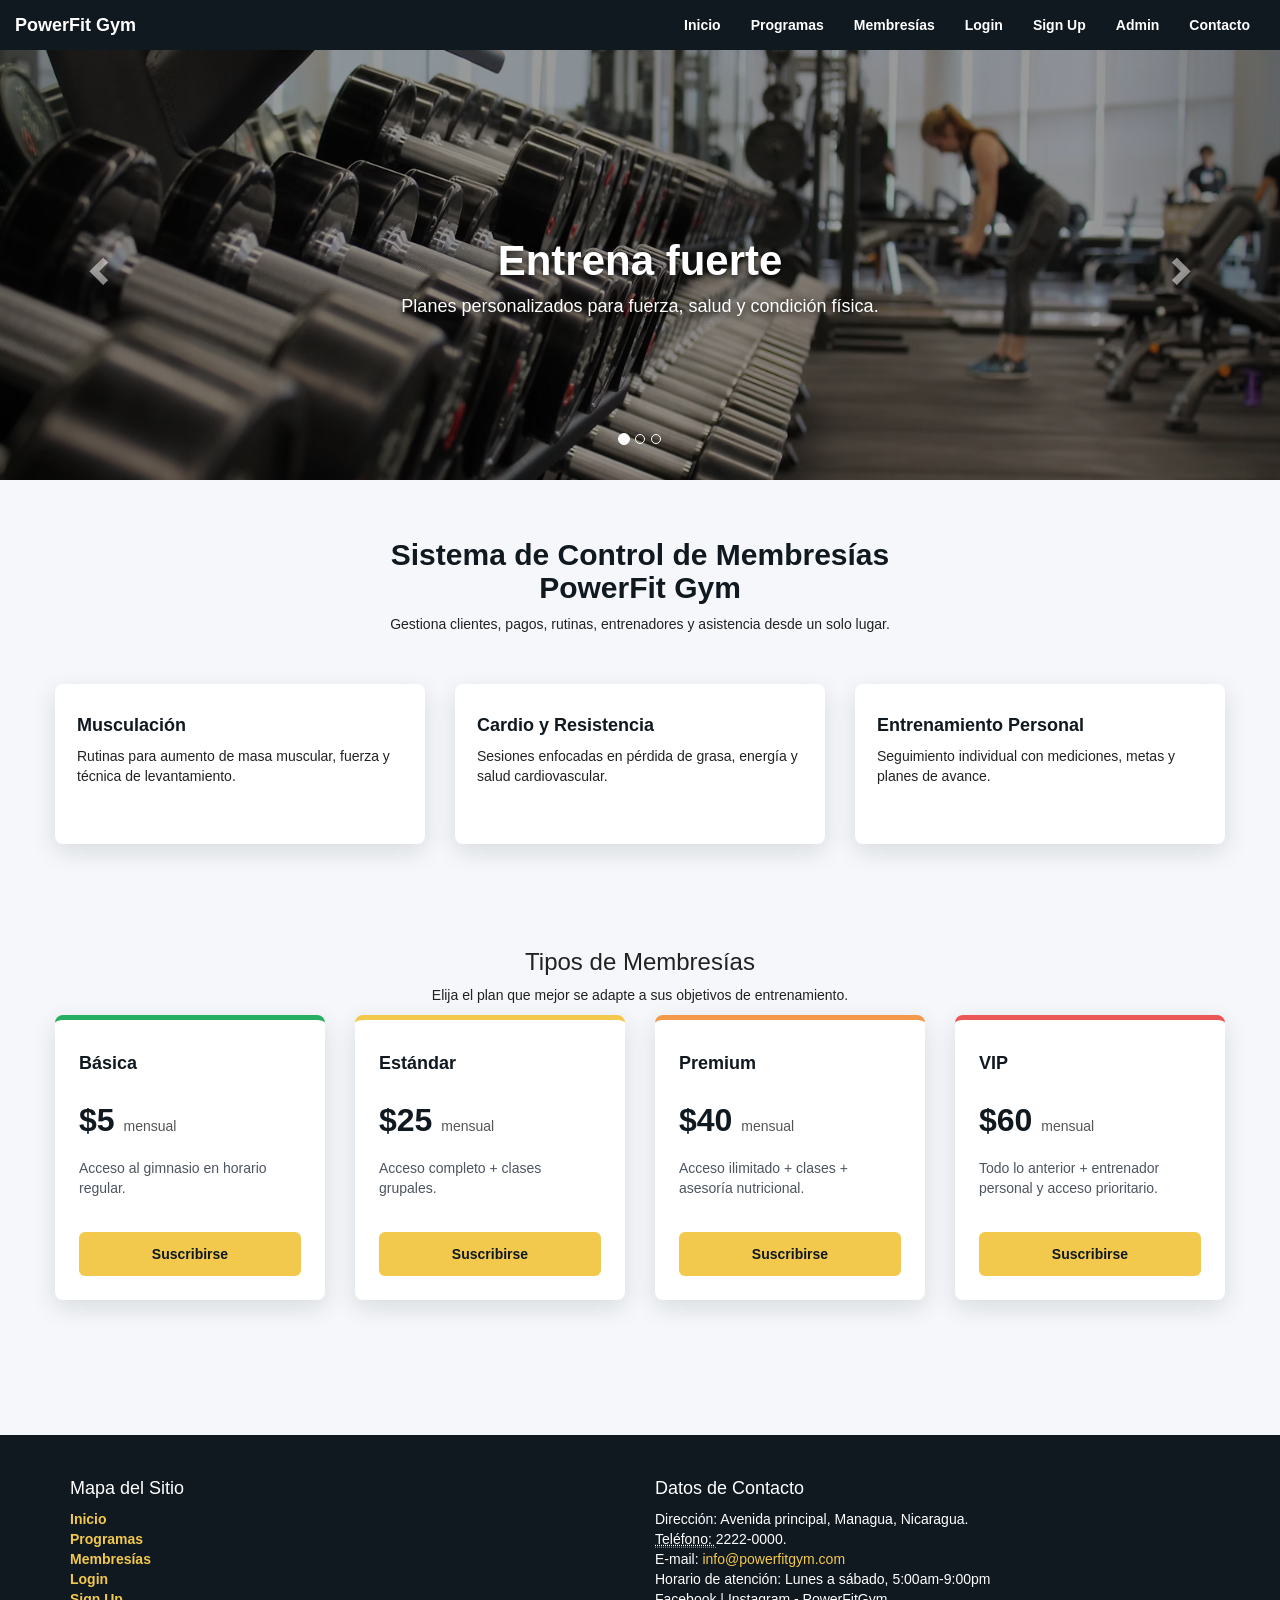
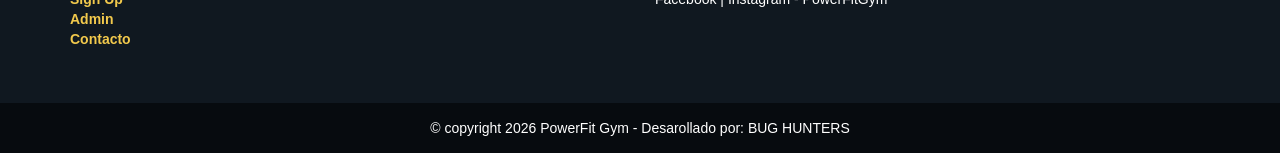
<file: index.html>
<!DOCTYPE html>
<html lang="es">
  <head>
    <meta charset="utf-8">
    <meta http-equiv="X-UA-Compatible" content="IE=edge">
    <meta name="viewport" content="width=device-width, initial-scale=1">
    <title>PowerFit Gym</title>

    <link rel="stylesheet" href="https://cdn.jsdelivr.net/npm/bootstrap@3.3.7/dist/css/bootstrap.min.css">
    <link rel="stylesheet" href="css/stilo.css">
  </head>

  <body>
    <!-- Inicio del menu de navegacion -->
    <nav class="navbar navbar-default menu">
      <div class="container-fluid">
        <div class="navbar-header">
          <button type="button" class="navbar-toggle collapsed" data-toggle="collapse" data-target="#defaultNavbar1" aria-controls="defaultNavbar1" aria-expanded="false">
            <span class="sr-only">Abrir navegaci&oacute;n</span>
            <span class="icon-bar"></span>
            <span class="icon-bar"></span>
            <span class="icon-bar"></span>
          </button>
          <a class="navbar-brand" href="#inicio">PowerFit Gym</a>
        </div>

        <div class="collapse navbar-collapse" id="defaultNavbar1">
          <ul class="nav navbar-nav navbar-right">
            <li><a href="#inicio">Inicio</a></li>
            <li><a href="#programas">Programas</a></li>
            <li><a href="#membresias">Membres&iacute;as</a></li>
            <li><a href="login/">Login</a></li>
            <li><a href="signup/">Sign Up</a></li>
            <li><a href="admin/">Admin</a></li>
            <li><a href="#contacto">Contacto</a></li>
          </ul>
        </div>
      </div>
    </nav>
    <!-- Fin del menu de navegacion -->

    <!-- Inicio del slider del banner -->
    <div id="inicio" class="carousel slide" data-ride="carousel">
      <ol class="carousel-indicators">
        <li data-target="#inicio" data-slide-to="0" class="active"></li>
        <li data-target="#inicio" data-slide-to="1"></li>
        <li data-target="#inicio" data-slide-to="2"></li>
      </ol>

      <div class="carousel-inner" role="listbox">
        <div class="item active">
          <img src="img/Espacio.avif" alt="&Aacute;rea de pesas del gimnasio" width="100%" class="center-block">
          <div class="carousel-caption">
            <h3>Entrena fuerte</h3>
            <p>Planes personalizados para fuerza, salud y condici&oacute;n f&iacute;sica.</p>
          </div>
        </div>

        <div class="item">
          <img src="img/Grupo.avif" alt="Clase grupal de entrenamiento" width="100%" class="center-block">
          <div class="carousel-caption">
            <h3>Clases grupales</h3>
            <p>Funcional, spinning, cardio, zumba y entrenamiento HIIT.</p>
          </div>
        </div>

        <div class="item">
          <img src="img/Ejemplo.avif" alt="Entrenamiento con entrenador personal" width="100%" class="center-block">
          <div class="carousel-caption">
            <h3>Asesor&iacute;a profesional</h3>
            <p>Entrenadores certificados para ayudarte a lograr tus metas.</p>
          </div>
        </div>
      </div>

      <a class="left carousel-control" href="#inicio" role="button" data-slide="prev">
        <span class="glyphicon glyphicon-chevron-left" aria-hidden="true"></span>
        <span class="sr-only">Anterior</span>
      </a>
      <a class="right carousel-control" href="#inicio" role="button" data-slide="next">
        <span class="glyphicon glyphicon-chevron-right" aria-hidden="true"></span>
        <span class="sr-only">Siguiente</span>
      </a>
    </div>
    <!-- Fin del slider del banner -->

    <!-- Contenido de la pagina -->
    <section class="container intro">
      <div class="row">
        <div class="col-md-8 col-md-offset-2 text-center">
          <h3>Sistema de Control de Membres&iacute;as<br>PowerFit Gym</h3>
          <p>Gestiona clientes, pagos, rutinas, entrenadores y asistencia desde un solo lugar.</p>
        </div>
      </div>
    </section>

    <section id="programas" class="container programas">
      <div class="row">
        <div class="col-md-4">
          <div class="programa">
            <h4>Musculaci&oacute;n</h4>
            <p>Rutinas para aumento de masa muscular, fuerza y t&eacute;cnica de levantamiento.</p>
          </div>
        </div>
        <div class="col-md-4">
          <div class="programa">
            <h4>Cardio y Resistencia</h4>
            <p>Sesiones enfocadas en p&eacute;rdida de grasa, energ&iacute;a y salud cardiovascular.</p>
          </div>
        </div>
        <div class="col-md-4">
          <div class="programa">
            <h4>Entrenamiento Personal</h4>
            <p>Seguimiento individual con mediciones, metas y planes de avance.</p>
          </div>
        </div>
      </div>
    </section>

    <section id="membresias" class="container membresias">
      <div class="row">
        <div class="col-md-8 col-md-offset-2 text-center">
          <h3>Tipos de Membres&iacute;as</h3>
          <p>Elija el plan que mejor se adapte a sus objetivos de entrenamiento.</p>
        </div>
      </div>

      <div class="row membresias-lista">
        <div class="col-md-3 col-sm-6">
          <div class="membresia membresia-basica">
            <h4>B&aacute;sica</h4>
            <p class="precio">$5 <span>mensual</span></p>
            <p>Acceso al gimnasio en horario regular.</p>
            <a href="signup/?membresia=basica" class="btn btn-suscripcion btn-block" data-membresia="basica">Suscribirse</a>
          </div>
        </div>

        <div class="col-md-3 col-sm-6">
          <div class="membresia membresia-estandar">
            <h4>Est&aacute;ndar</h4>
            <p class="precio">$25 <span>mensual</span></p>
            <p>Acceso completo + clases grupales.</p>
            <a href="signup/?membresia=estandar" class="btn btn-suscripcion btn-block" data-membresia="estandar">Suscribirse</a>
          </div>
        </div>

        <div class="col-md-3 col-sm-6">
          <div class="membresia membresia-premium destacada">
            <h4>Premium</h4>
            <p class="precio">$40 <span>mensual</span></p>
            <p>Acceso ilimitado + clases + asesor&iacute;a nutricional.</p>
            <a href="signup/?membresia=premium" class="btn btn-suscripcion btn-block" data-membresia="premium">Suscribirse</a>
          </div>
        </div>

        <div class="col-md-3 col-sm-6">
          <div class="membresia membresia-vip">
            <h4>VIP</h4>
            <p class="precio">$60 <span>mensual</span></p>
            <p>Todo lo anterior + entrenador personal y acceso prioritario.</p>
            <a href="signup/?membresia=vip" class="btn btn-suscripcion btn-block" data-membresia="vip">Suscribirse</a>
          </div>
        </div>
      </div>
    </section>

    <!-- Fin del contenido de la pagina -->

    <!-- Inicio pie de pagina -->
    <footer id="contacto">
      <section class="pie01">
        <div class="container">
          <div class="row">
            <div class="col-md-6">
              <h4>Mapa del Sitio</h4>
              <dl>
                <dt><a href="#inicio">Inicio</a></dt>
                <dt><a href="#programas">Programas</a></dt>
                <dt><a href="#membresias">Membres&iacute;as</a></dt>
                <dt><a href="login/">Login</a></dt>
                <dt><a href="signup/">Sign Up</a></dt>
                <dt><a href="admin/">Admin</a></dt>
                <dt><a href="#contacto">Contacto</a></dt>
              </dl>
            </div>

            <div class="col-md-6">
              <h4>Datos de Contacto</h4>
              <address>
                Direcci&oacute;n: Avenida principal, Managua, Nicaragua.<br>
                <abbr title="Tel&eacute;fono">Tel&eacute;fono: </abbr>2222-0000.<br>
                E-mail: <a href="mailto:info@powerfitgym.com">info@powerfitgym.com</a><br>
                Horario de atenci&oacute;n: Lunes a s&aacute;bado, 5:00am-9:00pm<br>
                Facebook | Instagram - PowerFitGym
              </address>
            </div>
          </div>
        </div>
      </section>

      <section class="pie02">
        <div class="container">
          &copy; copyright 2026 PowerFit Gym - Desarollado por: BUG HUNTERS
        </div>
      </section>
    </footer>
    <!-- Fin pie de pagina -->

    <script src="https://code.jquery.com/jquery-1.11.3.min.js"></script>
    <script src="https://cdn.jsdelivr.net/npm/bootstrap@3.3.7/dist/js/bootstrap.min.js"></script>
    <script src="js/main.js"></script>
  </body>
</html>
</file>
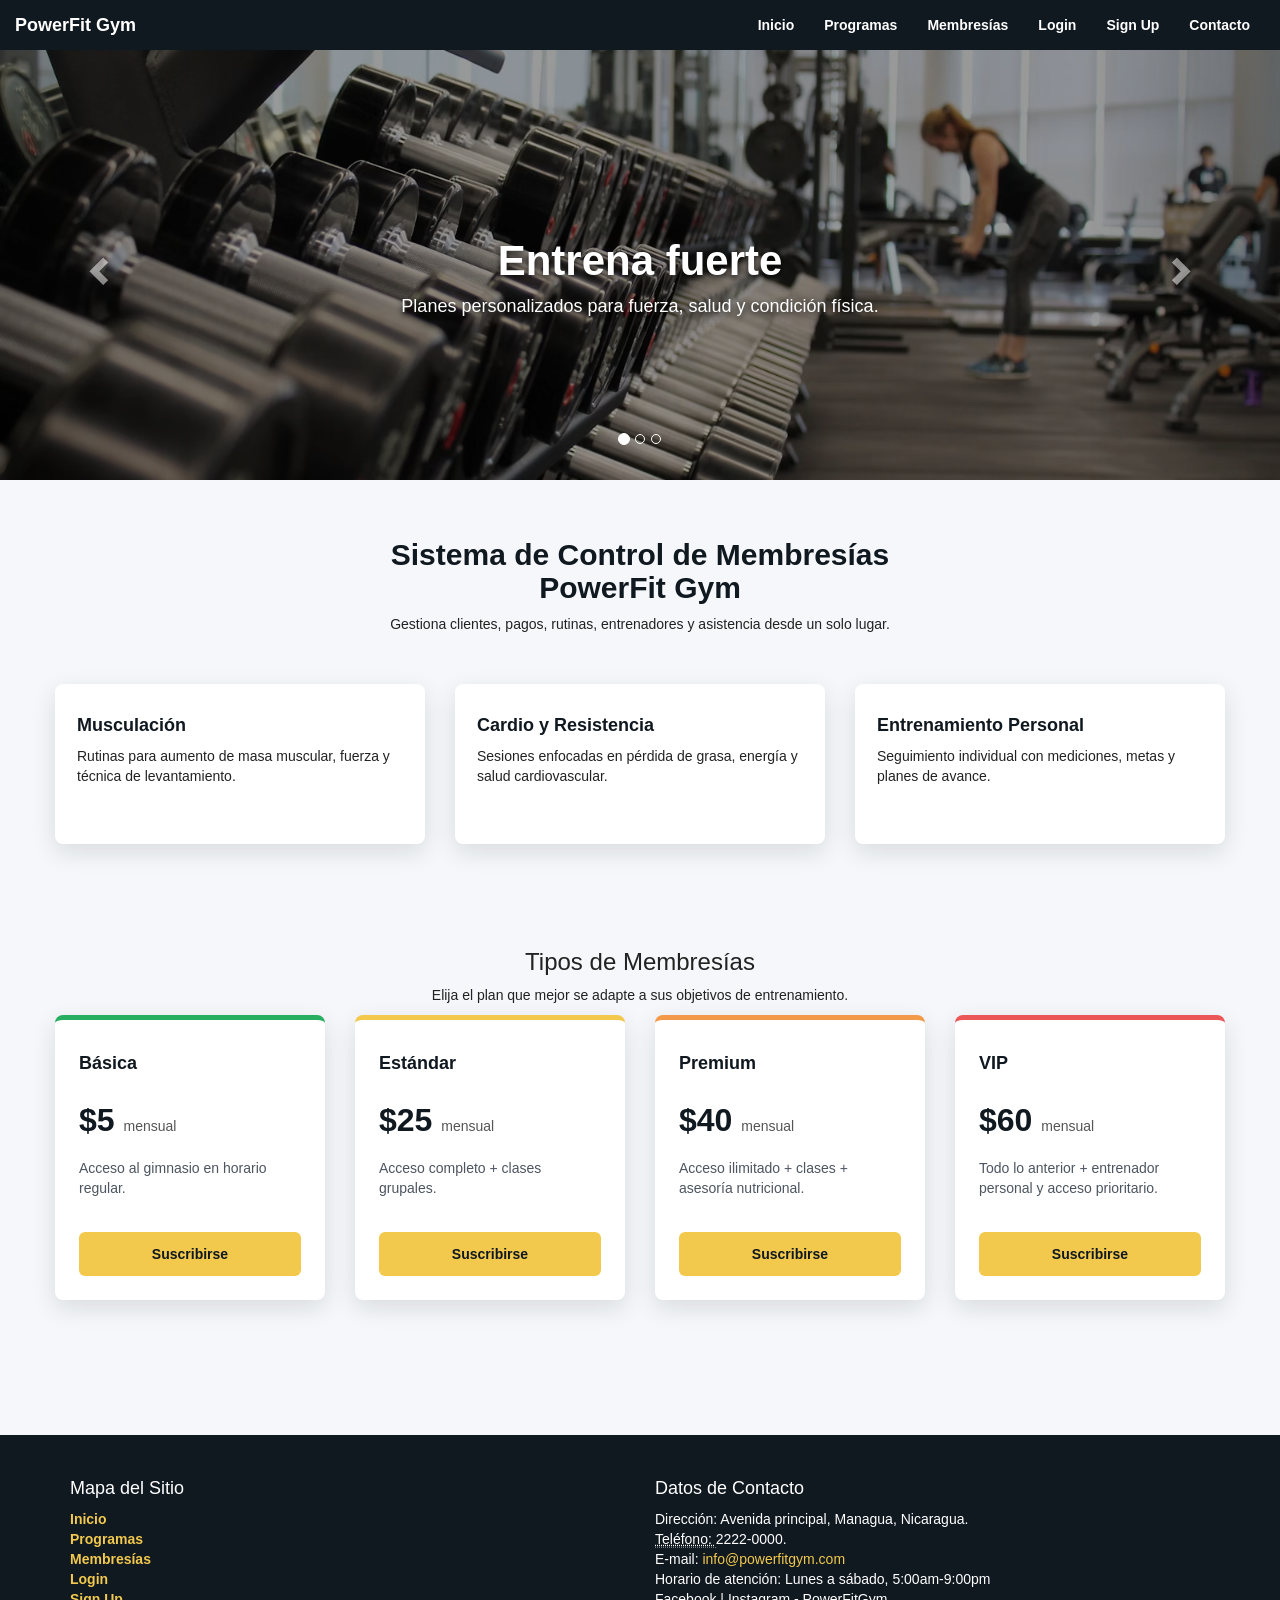
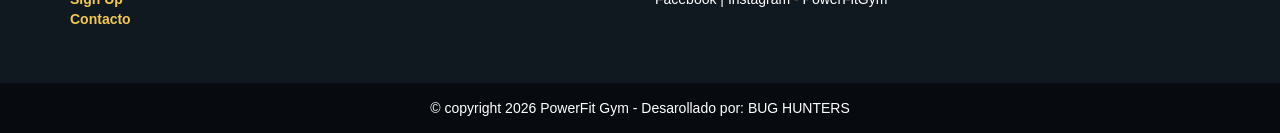
<file: docs/index.html>
<!DOCTYPE html>
<html lang="es">
  <head>
    <meta charset="utf-8">
    <meta http-equiv="X-UA-Compatible" content="IE=edge">
    <meta name="viewport" content="width=device-width, initial-scale=1">
    <title>PowerFit Gym</title>

    <link rel="stylesheet" href="https://cdn.jsdelivr.net/npm/bootstrap@3.3.7/dist/css/bootstrap.min.css">
    <link rel="stylesheet" href="css/stilo.css">
  </head>

  <body>
    <!-- Inicio del menu de navegacion -->
    <nav class="navbar navbar-default menu">
      <div class="container-fluid">
        <div class="navbar-header">
          <button type="button" class="navbar-toggle collapsed" data-toggle="collapse" data-target="#defaultNavbar1" aria-controls="defaultNavbar1" aria-expanded="false">
            <span class="sr-only">Abrir navegaci&oacute;n</span>
            <span class="icon-bar"></span>
            <span class="icon-bar"></span>
            <span class="icon-bar"></span>
          </button>
          <a class="navbar-brand" href="#inicio">PowerFit Gym</a>
        </div>

        <div class="collapse navbar-collapse" id="defaultNavbar1">
          <ul class="nav navbar-nav navbar-right">
            <li><a href="#inicio">Inicio</a></li>
            <li><a href="#programas">Programas</a></li>
            <li><a href="#membresias">Membres&iacute;as</a></li>
            <li><a href="login/">Login</a></li>
            <li><a href="signup/">Sign Up</a></li>
            <li><a href="#contacto">Contacto</a></li>
          </ul>
        </div>
      </div>
    </nav>
    <!-- Fin del menu de navegacion -->

    <!-- Inicio del slider del banner -->
    <div id="inicio" class="carousel slide" data-ride="carousel">
      <ol class="carousel-indicators">
        <li data-target="#inicio" data-slide-to="0" class="active"></li>
        <li data-target="#inicio" data-slide-to="1"></li>
        <li data-target="#inicio" data-slide-to="2"></li>
      </ol>

      <div class="carousel-inner" role="listbox">
        <div class="item active">
          <img src="img/Espacio.avif" alt="&Aacute;rea de pesas del gimnasio" width="100%" class="center-block">
          <div class="carousel-caption">
            <h3>Entrena fuerte</h3>
            <p>Planes personalizados para fuerza, salud y condici&oacute;n f&iacute;sica.</p>
          </div>
        </div>

        <div class="item">
          <img src="img/Grupo.avif" alt="Clase grupal de entrenamiento" width="100%" class="center-block">
          <div class="carousel-caption">
            <h3>Clases grupales</h3>
            <p>Funcional, spinning, cardio, zumba y entrenamiento HIIT.</p>
          </div>
        </div>

        <div class="item">
          <img src="img/Ejemplo.avif" alt="Entrenamiento con entrenador personal" width="100%" class="center-block">
          <div class="carousel-caption">
            <h3>Asesor&iacute;a profesional</h3>
            <p>Entrenadores certificados para ayudarte a lograr tus metas.</p>
          </div>
        </div>
      </div>

      <a class="left carousel-control" href="#inicio" role="button" data-slide="prev">
        <span class="glyphicon glyphicon-chevron-left" aria-hidden="true"></span>
        <span class="sr-only">Anterior</span>
      </a>
      <a class="right carousel-control" href="#inicio" role="button" data-slide="next">
        <span class="glyphicon glyphicon-chevron-right" aria-hidden="true"></span>
        <span class="sr-only">Siguiente</span>
      </a>
    </div>
    <!-- Fin del slider del banner -->

    <!-- Contenido de la pagina -->
    <section class="container intro">
      <div class="row">
        <div class="col-md-8 col-md-offset-2 text-center">
          <h3>Sistema de Control de Membres&iacute;as<br>PowerFit Gym</h3>
          <p>Gestiona clientes, pagos, rutinas, entrenadores y asistencia desde un solo lugar.</p>
        </div>
      </div>
    </section>

    <section id="programas" class="container programas">
      <div class="row">
        <div class="col-md-4">
          <div class="programa">
            <h4>Musculaci&oacute;n</h4>
            <p>Rutinas para aumento de masa muscular, fuerza y t&eacute;cnica de levantamiento.</p>
          </div>
        </div>
        <div class="col-md-4">
          <div class="programa">
            <h4>Cardio y Resistencia</h4>
            <p>Sesiones enfocadas en p&eacute;rdida de grasa, energ&iacute;a y salud cardiovascular.</p>
          </div>
        </div>
        <div class="col-md-4">
          <div class="programa">
            <h4>Entrenamiento Personal</h4>
            <p>Seguimiento individual con mediciones, metas y planes de avance.</p>
          </div>
        </div>
      </div>
    </section>

    <section id="membresias" class="container membresias">
      <div class="row">
        <div class="col-md-8 col-md-offset-2 text-center">
          <h3>Tipos de Membres&iacute;as</h3>
          <p>Elija el plan que mejor se adapte a sus objetivos de entrenamiento.</p>
        </div>
      </div>

      <div class="row membresias-lista">
        <div class="col-md-3 col-sm-6">
          <div class="membresia membresia-basica">
            <h4>B&aacute;sica</h4>
            <p class="precio">$5 <span>mensual</span></p>
            <p>Acceso al gimnasio en horario regular.</p>
            <a href="signup/?membresia=basica" class="btn btn-suscripcion btn-block" data-membresia="basica">Suscribirse</a>
          </div>
        </div>

        <div class="col-md-3 col-sm-6">
          <div class="membresia membresia-estandar">
            <h4>Est&aacute;ndar</h4>
            <p class="precio">$25 <span>mensual</span></p>
            <p>Acceso completo + clases grupales.</p>
            <a href="signup/?membresia=estandar" class="btn btn-suscripcion btn-block" data-membresia="estandar">Suscribirse</a>
          </div>
        </div>

        <div class="col-md-3 col-sm-6">
          <div class="membresia membresia-premium destacada">
            <h4>Premium</h4>
            <p class="precio">$40 <span>mensual</span></p>
            <p>Acceso ilimitado + clases + asesor&iacute;a nutricional.</p>
            <a href="signup/?membresia=premium" class="btn btn-suscripcion btn-block" data-membresia="premium">Suscribirse</a>
          </div>
        </div>

        <div class="col-md-3 col-sm-6">
          <div class="membresia membresia-vip">
            <h4>VIP</h4>
            <p class="precio">$60 <span>mensual</span></p>
            <p>Todo lo anterior + entrenador personal y acceso prioritario.</p>
            <a href="signup/?membresia=vip" class="btn btn-suscripcion btn-block" data-membresia="vip">Suscribirse</a>
          </div>
        </div>
      </div>
    </section>

    <!-- Fin del contenido de la pagina -->

    <!-- Inicio pie de pagina -->
    <footer id="contacto">
      <section class="pie01">
        <div class="container">
          <div class="row">
            <div class="col-md-6">
              <h4>Mapa del Sitio</h4>
              <dl>
                <dt><a href="#inicio">Inicio</a></dt>
                <dt><a href="#programas">Programas</a></dt>
                <dt><a href="#membresias">Membres&iacute;as</a></dt>
                <dt><a href="login/">Login</a></dt>
                <dt><a href="signup/">Sign Up</a></dt>
                <dt><a href="#contacto">Contacto</a></dt>
              </dl>
            </div>

            <div class="col-md-6">
              <h4>Datos de Contacto</h4>
              <address>
                Direcci&oacute;n: Avenida principal, Managua, Nicaragua.<br>
                <abbr title="Tel&eacute;fono">Tel&eacute;fono: </abbr>2222-0000.<br>
                E-mail: <a href="mailto:info@powerfitgym.com">info@powerfitgym.com</a><br>
                Horario de atenci&oacute;n: Lunes a s&aacute;bado, 5:00am-9:00pm<br>
                Facebook | Instagram - PowerFitGym
              </address>
            </div>
          </div>
        </div>
      </section>

      <section class="pie02">
        <div class="container">
          &copy; copyright 2026 PowerFit Gym - Desarollado por: BUG HUNTERS
        </div>
      </section>
    </footer>
    <!-- Fin pie de pagina -->

    <script src="https://code.jquery.com/jquery-1.11.3.min.js"></script>
    <script src="https://cdn.jsdelivr.net/npm/bootstrap@3.3.7/dist/js/bootstrap.min.js"></script>
    <script src="js/main.js"></script>
  </body>
</html>
</file>
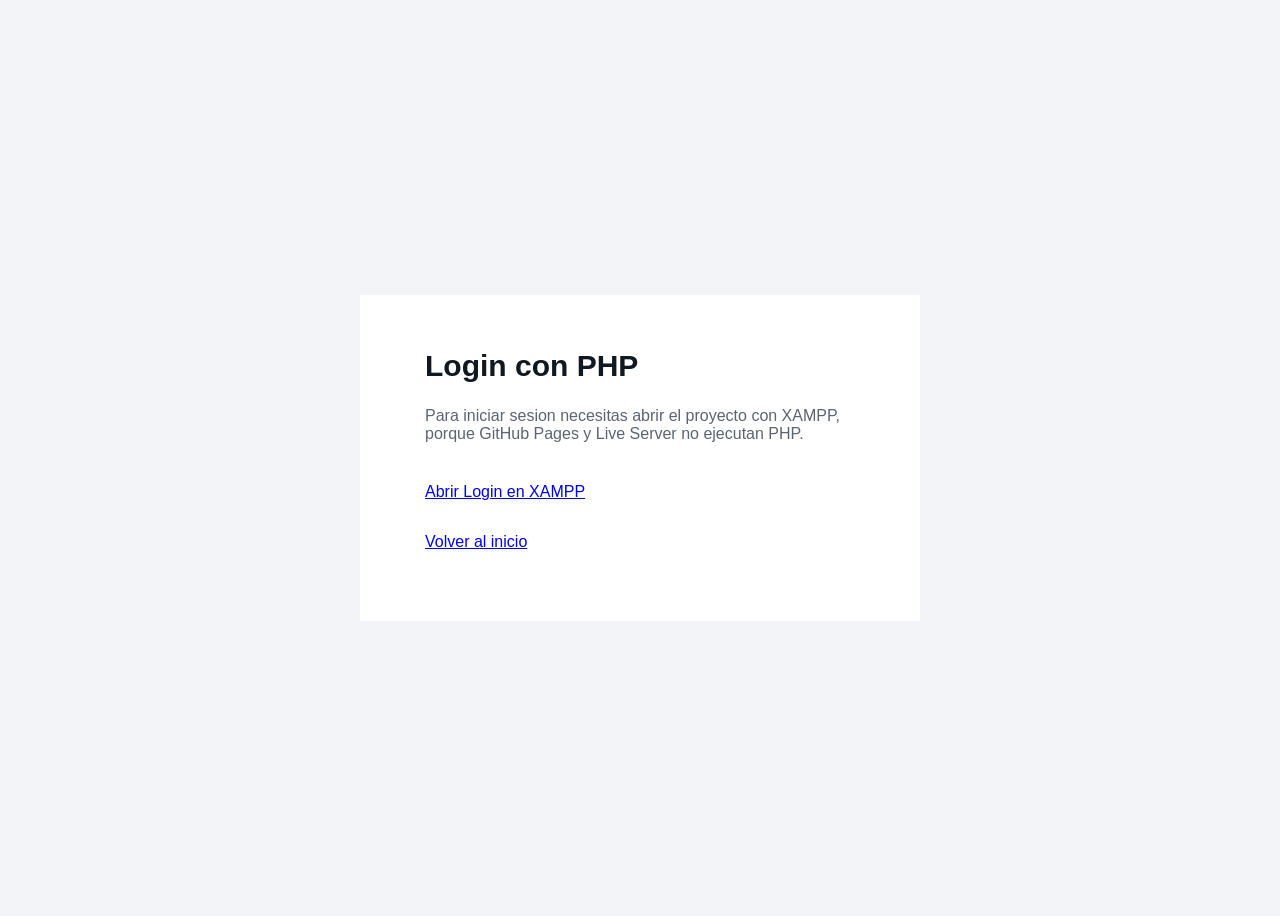
<file: login/index.html>
<!DOCTYPE html>
<html lang="es">
  <head>
    <meta charset="utf-8">
    <meta name="viewport" content="width=device-width, initial-scale=1">
    <title>Login - PowerFit Gym</title>
    <link rel="stylesheet" href="../css/stilo.css">
  </head>
  <body class="auth-page">
    <main class="auth-wrap auth-helper-wrap">
      <section class="auth-card auth-helper-card">
        <div class="auth-card-header">
          <h2>Login con PHP</h2>
          <p>Para iniciar sesion necesitas abrir el proyecto con XAMPP, porque GitHub Pages y Live Server no ejecutan PHP.</p>
        </div>
        <p><a id="xamppLink" href="http://127.0.0.1/gym-test/login/index.php">Abrir Login en XAMPP</a></p>
        <p><a href="../index.html">Volver al inicio</a></p>
      </section>
    </main>
    <script>
      var destino = "http://127.0.0.1/gym-test/login/index.php" + window.location.search;
      document.getElementById("xamppLink").href = destino;

      if ((location.hostname === "127.0.0.1" || location.hostname === "localhost") && location.port !== "") {
        window.location.replace(destino);
      }
    </script>
  </body>
</html>
</file>
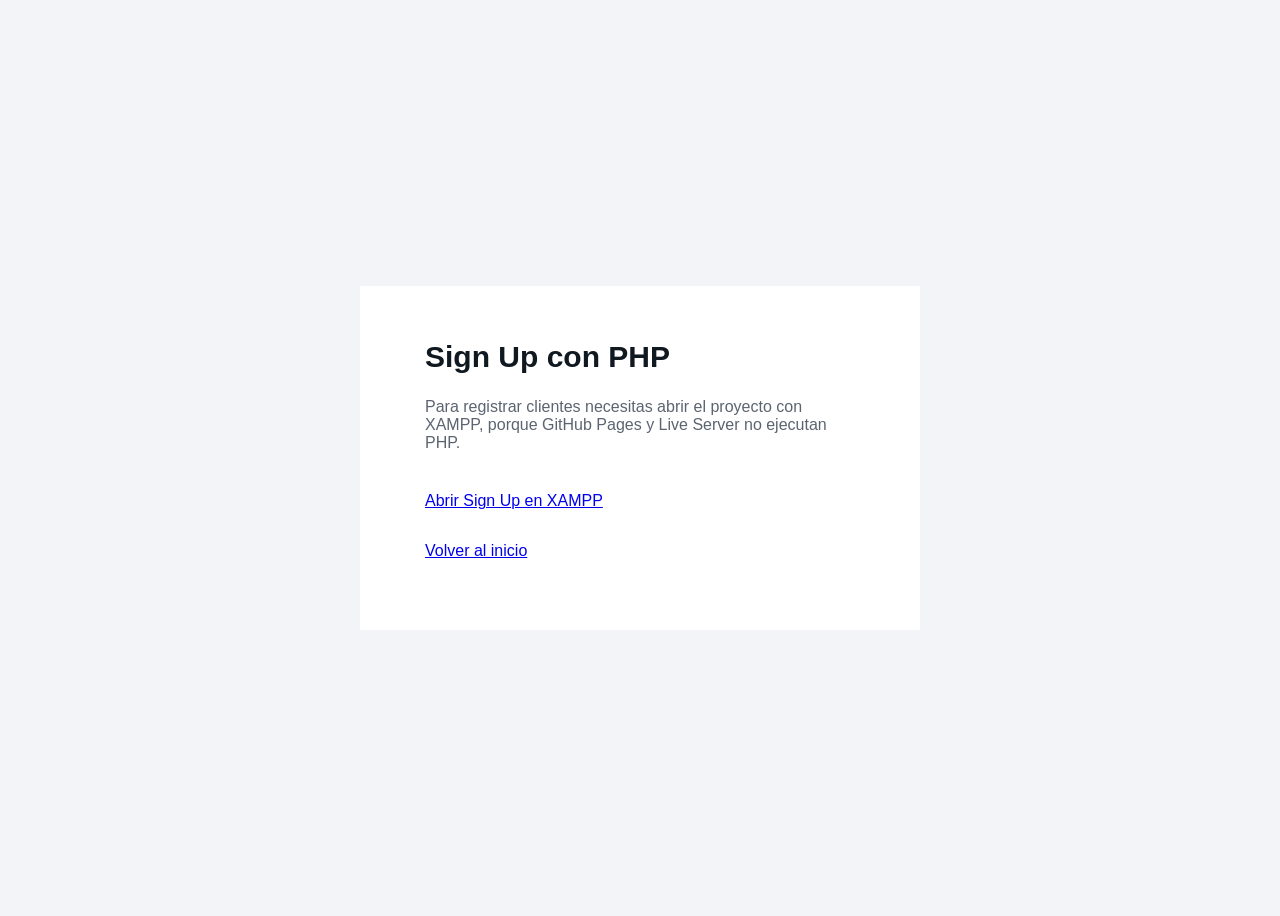
<file: signup/index.html>
<!DOCTYPE html>
<html lang="es">
  <head>
    <meta charset="utf-8">
    <meta name="viewport" content="width=device-width, initial-scale=1">
    <title>Sign Up - PowerFit Gym</title>
    <link rel="stylesheet" href="../css/stilo.css">
  </head>
  <body class="auth-page">
    <main class="auth-wrap auth-helper-wrap">
      <section class="auth-card auth-helper-card">
        <div class="auth-card-header">
          <h2>Sign Up con PHP</h2>
          <p>Para registrar clientes necesitas abrir el proyecto con XAMPP, porque GitHub Pages y Live Server no ejecutan PHP.</p>
        </div>
        <p><a id="xamppLink" href="http://127.0.0.1/gym-test/signup/index.php">Abrir Sign Up en XAMPP</a></p>
        <p><a href="../index.html">Volver al inicio</a></p>
      </section>
    </main>
    <script>
      var destino = "http://127.0.0.1/gym-test/signup/index.php" + window.location.search;
      document.getElementById("xamppLink").href = destino;

      if ((location.hostname === "127.0.0.1" || location.hostname === "localhost") && location.port !== "") {
        window.location.replace(destino);
      }
    </script>
  </body>
</html>
</file>
<file: css/stilo.css>
@charset "utf-8";

/* Estilos generales */
html {
  max-width: 100%;
  overflow-x: hidden;
}

*,
*::before,
*::after {
  box-sizing: border-box;
}

body {
  font-family: Arial, Helvetica, sans-serif;
  background: #f5f7fa;
  color: #222;
  max-width: 100%;
  overflow-x: hidden;
}

img {
  max-width: 100%;
}

body.menu-is-fixed {
  padding-top: var(--menu-height, 52px);
}

/* Menu de navegacion */
.navbar {
  border: 0;
  border-radius: 0;
  margin-bottom: 0;
}

.navbar-default {
  background-color: #101820;
  box-shadow: 0 2px 8px rgba(0, 0, 0, 0.25);
}

.navbar-default .navbar-brand,
.navbar-default .navbar-nav > li > a {
  color: #fff;
  font-weight: 700;
}

.navbar-default .navbar-brand:hover,
.navbar-default .navbar-brand:focus,
.navbar-default .navbar-nav > li > a:hover,
.navbar-default .navbar-nav > li > a:focus {
  color: #f2c94c;
}

.navbar-default .navbar-toggle {
  border-color: #f2c94c;
}

.navbar-default .navbar-toggle:hover,
.navbar-default .navbar-toggle:focus {
  background-color: #182532;
}

.navbar-default .navbar-toggle .icon-bar {
  background-color: #f2c94c;
}

.navbar-default .navbar-collapse,
.navbar-default .navbar-form {
  border-color: #263544;
}

.navbar-default .navbar-nav > .active > a,
.navbar-default .navbar-nav > .active > a:hover,
.navbar-default .navbar-nav > .active > a:focus {
  color: #101820;
  background-color: #f2c94c;
}

.menu {
  transition: all ease 0.5s;
}

.menu-fixed {
  position: fixed;
  z-index: 1000;
  top: 0;
  left: 0;
  width: 100%;
  box-shadow: 0 4px 12px rgba(0, 0, 0, 0.35);
}

/* Slider */
.carousel-inner > .item > img {
  height: 430px;
  object-fit: cover;
  filter: brightness(60%);
}

.carousel-caption {
  bottom: 28%;
  text-shadow: 0 2px 6px rgba(0, 0, 0, 0.8);
}

.carousel-caption h3 {
  font-size: 42px;
  font-weight: 700;
}

.carousel-caption p {
  font-size: 18px;
}

/* Contenido */
#inicio,
#programas,
#membresias,
#contacto {
  scroll-margin-top: 70px;
}

.intro {
  padding: 38px 0 20px;
}

.intro h3 {
  color: #101820;
  font-size: 30px;
  font-weight: 700;
}

.login-box,
.programa,
.membresia {
  background: #fff;
  border-radius: 8px;
  box-shadow: 0 8px 24px rgba(16, 24, 32, 0.12);
}

.login-box {
  padding: 26px;
  margin-bottom: 42px;
}

.auth-page {
  min-height: 100vh;
  background: #f2f4f7;
}

.auth-wrap {
  display: flex;
  align-items: stretch;
  min-height: calc(100vh - 50px);
}

.auth-visual,
.auth-card {
  width: 50%;
}

.auth-visual {
  position: relative;
  display: flex;
  align-items: flex-end;
  min-height: 620px;
  padding: 58px;
  color: #fff;
  background:
    linear-gradient(180deg, rgba(16, 24, 32, 0.18), rgba(16, 24, 32, 0.88)),
    url("../img/Espacio.avif") center/cover;
}

.auth-visual-signup {
  background:
    linear-gradient(180deg, rgba(16, 24, 32, 0.2), rgba(16, 24, 32, 0.86)),
    url("../img/Grupo.avif") center/cover;
}

.auth-visual-content {
  max-width: 520px;
}

.auth-kicker {
  color: #f2c94c;
  font-weight: 700;
  margin-bottom: 12px;
  text-transform: uppercase;
}

.auth-visual h1 {
  font-size: 44px;
  font-weight: 700;
  line-height: 1.1;
  margin: 0 0 14px;
}

.auth-visual p {
  font-size: 17px;
}

.auth-card {
  display: flex;
  flex-direction: column;
  align-items: center;
  justify-content: center;
  padding: 54px 64px;
  background: #fff;
}

.auth-card > * {
  width: 100%;
  max-width: 430px;
}

.auth-helper-wrap {
  align-items: center;
  justify-content: center;
  min-height: 100vh;
  padding: 24px;
}

.auth-helper-card {
  width: 100%;
  max-width: 560px;
}

.auth-card-header {
  margin-bottom: 24px;
}

.auth-card h2 {
  color: #101820;
  font-size: 30px;
  font-weight: 700;
  margin-top: 0;
}

.auth-card-header p {
  color: #5b6470;
  margin-bottom: 0;
}

.auth-card label {
  color: #101820;
}

.auth-card .form-control {
  border-color: #c8d0d8;
  border-radius: 6px;
  box-shadow: none;
}

.auth-card .form-control:focus {
  border-color: #f2c94c;
  box-shadow: 0 0 0 3px rgba(242, 201, 76, 0.22);
}

.auth-card select.form-control {
  height: 46px;
}

.auth-card .glyphicon {
  margin-right: 6px;
}

.auth-switch {
  margin: 22px 0 0;
  text-align: center;
}

.auth-switch-secondary {
  margin-top: 10px;
}

.auth-switch a {
  color: #101820;
  font-weight: 700;
  text-decoration: underline;
}

.reset-link-box {
  background: #f6f8fa;
  border: 1px solid #dde4eb;
  border-radius: 8px;
  margin-bottom: 18px;
  padding: 14px;
}

.reset-link-box p {
  color: #69727d;
  font-size: 12px;
  font-weight: 700;
  margin-bottom: 6px;
  text-transform: uppercase;
}

.reset-link-box a {
  color: #101820;
  font-weight: 700;
  overflow-wrap: anywhere;
}

.btn-gym {
  background: #f2c94c;
  border-color: #f2c94c;
  color: #101820;
  font-weight: 700;
}

.btn-gym:hover,
.btn-gym:focus {
  background: #d9b43f;
  border-color: #d9b43f;
  color: #101820;
}

.btn-suscripcion {
  background: #f2c94c;
  border: 0;
  border-radius: 6px;
  color: #101820;
  font-weight: 700;
  margin-top: auto;
  padding: 12px 14px;
  transition: background-color 0.2s ease, transform 0.2s ease, box-shadow 0.2s ease;
}

.btn-suscripcion:hover,
.btn-suscripcion:focus {
  background: #d9b43f;
  box-shadow: 0 8px 18px rgba(16, 24, 32, 0.18);
  color: #101820;
  transform: translateY(-1px);
}

.programas {
  padding: 20px 0 45px;
}

.programa {
  min-height: 160px;
  padding: 22px;
  margin-bottom: 20px;
}

.programa h4 {
  color: #101820;
  font-weight: 700;
}

.membresias {
  padding: 20px 0 55px;
}

.membresias-lista {
  display: flex;
  flex-wrap: wrap;
}

.membresias-lista > [class*="col-"] {
  display: flex;
  float: none;
  width: 100%;
}

.membresia {
  display: flex;
  flex-direction: column;
  min-height: 285px;
  padding: 24px;
  margin-bottom: 20px;
  width: 100%;
  border-top: 5px solid #101820;
  transition: transform 0.2s ease, box-shadow 0.2s ease;
}

/* Colores por tipo de membresia */
.membresia-basica {
  border-top-color: #27ae60;
}

.membresia-estandar {
  border-top-color: #f2c94c;
}

.membresia-premium,
.membresia.destacada {
  border-top-color: #f2994a;
}

.membresia-vip {
  border-top-color: #eb5757;
}

.membresia:hover {
  box-shadow: 0 12px 28px rgba(16, 24, 32, 0.18);
  transform: translateY(-3px);
}

.membresia h4 {
  color: #101820;
  font-weight: 700;
}

.membresia > p:not(.precio) {
  color: #4d5560;
  margin-bottom: 22px;
}

.precio {
  color: #101820;
  font-size: 32px;
  font-weight: 700;
  margin: 14px 0;
}

.precio span {
  color: #555;
  font-size: 14px;
  font-weight: 400;
}

/* Dashboard de usuario */
.dashboard-page {
  background: #eef2f6;
}

.dashboard-wrap {
  min-height: calc(100vh - 50px);
}

.dashboard-hero {
  background:
    linear-gradient(90deg, rgba(16, 24, 32, 0.94), rgba(16, 24, 32, 0.74)),
    url("../img/Ejemplo.avif") center/cover;
  color: #fff;
  padding: 48px 0;
}

.dashboard-kicker,
.dashboard-card-header p,
.metric-card p {
  color: #69727d;
  font-size: 12px;
  font-weight: 700;
  letter-spacing: 0;
  margin-bottom: 6px;
  text-transform: uppercase;
}

.dashboard-kicker {
  color: #f2c94c;
}

.dashboard-hero h1 {
  font-size: 38px;
  font-weight: 700;
  margin: 0 0 10px;
}

.dashboard-hero p {
  font-size: 16px;
}

.dashboard-profile {
  align-items: center;
  background: rgba(255, 255, 255, 0.12);
  border: 1px solid rgba(255, 255, 255, 0.18);
  border-radius: 8px;
  display: flex;
  gap: 14px;
  margin-top: 10px;
  padding: 16px;
}

.dashboard-profile strong,
.dashboard-profile span {
  display: block;
}

.dashboard-profile span {
  color: #d8dee6;
  word-break: break-word;
}

.dashboard-avatar {
  align-items: center;
  background: #f2c94c;
  border-radius: 50%;
  color: #101820;
  display: flex;
  flex: 0 0 54px;
  font-size: 24px;
  font-weight: 700;
  height: 54px;
  justify-content: center;
  width: 54px;
}

.dashboard-content {
  padding-bottom: 46px;
  padding-top: 28px;
}

.dashboard-card {
  background: #fff;
  border: 1px solid #dde4eb;
  border-radius: 8px;
  box-shadow: 0 8px 22px rgba(16, 24, 32, 0.08);
  margin-bottom: 22px;
  padding: 22px;
}

.metric-card {
  min-height: 150px;
}

.metric-card > .glyphicon {
  color: #f2c94c;
  font-size: 24px;
  margin-bottom: 14px;
}

.metric-card h2 {
  color: #101820;
  font-size: 24px;
  font-weight: 700;
  margin: 0;
}

.metric-card .label {
  display: inline-block;
  font-size: 15px;
  padding: 8px 10px;
}

.dashboard-card-header {
  align-items: flex-start;
  display: flex;
  gap: 14px;
  justify-content: space-between;
  margin-bottom: 16px;
}

.dashboard-card-header h3 {
  color: #101820;
  font-size: 24px;
  font-weight: 700;
  margin: 0;
}

.dashboard-description {
  color: #4d5560;
  font-size: 16px;
  margin-bottom: 20px;
}

.membership-badge {
  border-radius: 999px;
  color: #101820;
  display: inline-block;
  font-size: 12px;
  font-weight: 700;
  padding: 8px 12px;
  white-space: nowrap;
}

.membership-basica {
  background: #dff5e8;
}

.membership-estandar {
  background: #fff1c2;
}

.membership-premium {
  background: #ffe2c7;
}

.membership-vip {
  background: #ffd7d7;
}

.membership-details {
  border-top: 1px solid #e4e9ef;
  display: grid;
  grid-template-columns: 180px 1fr;
  margin: 0 0 22px;
  padding-top: 16px;
}

.membership-details dt,
.membership-details dd {
  border-bottom: 1px solid #eef2f6;
  margin: 0;
  padding: 10px 0;
}

.membership-details dt {
  color: #69727d;
}

.membership-details dd {
  color: #101820;
  font-weight: 700;
  word-break: break-word;
}

.dashboard-actions {
  display: flex;
  flex-wrap: wrap;
  gap: 10px;
}

.dashboard-actions .glyphicon {
  margin-right: 6px;
}

.membership-change-menu {
  border-top: 1px solid #e4e9ef;
  margin-top: 18px;
  padding-top: 16px;
}

.membership-change-heading {
  align-items: center;
  display: flex;
  gap: 10px;
  justify-content: space-between;
  margin-bottom: 12px;
}

.membership-change-heading strong {
  color: #101820;
}

.membership-change-heading span {
  color: #69727d;
  font-size: 13px;
}

.membership-change-options {
  display: grid;
  gap: 10px;
  grid-template-columns: repeat(2, minmax(0, 1fr));
}

.membership-change-option {
  background: #f6f8fa;
  border: 1px solid #dde4eb;
  border-radius: 8px;
  color: #101820;
  display: block;
  min-height: 112px;
  padding: 14px;
  text-decoration: none;
}

.membership-change-option:hover,
.membership-change-option:focus {
  border-color: #f2c94c;
  color: #101820;
  text-decoration: none;
}

.membership-change-option.is-selected {
  background: #fff7d6;
  border-color: #f2c94c;
}

.membership-change-name {
  align-items: center;
  display: flex;
  gap: 8px;
  justify-content: space-between;
}

.membership-change-name small {
  background: #101820;
  border-radius: 999px;
  color: #fff;
  font-size: 11px;
  padding: 3px 7px;
}

.membership-change-option strong,
.membership-change-option em {
  display: block;
}

.membership-change-option strong {
  color: #101820;
  font-size: 18px;
  margin-top: 8px;
}

.membership-change-option em {
  color: #69727d;
  font-size: 12px;
  font-style: normal;
  line-height: 1.35;
  margin-top: 6px;
}

.dashboard-list {
  list-style: none;
  margin: 0;
  padding: 0;
}

.dashboard-list li {
  align-items: flex-start;
  border-bottom: 1px solid #eef2f6;
  color: #39424e;
  display: flex;
  gap: 12px;
  padding: 14px 0;
}

.dashboard-list li:last-child {
  border-bottom: 0;
}

.dashboard-list .glyphicon {
  color: #f2c94c;
  margin-top: 2px;
}

/* Panel administrativo */
.admin-visual {
  background:
    linear-gradient(180deg, rgba(16, 24, 32, 0.2), rgba(16, 24, 32, 0.88)),
    url("../img/Espacio.avif") center/cover;
}

.admin-hero {
  background:
    linear-gradient(90deg, rgba(16, 24, 32, 0.96), rgba(16, 24, 32, 0.78)),
    url("../img/Grupo.avif") center/cover;
}

.admin-table-card {
  padding-bottom: 8px;
}

.admin-table {
  margin-bottom: 0;
}

.admin-table th {
  color: #101820;
  font-size: 12px;
  text-transform: uppercase;
}

.admin-table td {
  vertical-align: middle !important;
}

.admin-table td strong,
.admin-table td span {
  display: block;
}

.admin-table td span,
.admin-table small {
  color: #69727d;
}

.admin-user-form {
  display: grid;
  gap: 8px;
  grid-template-columns: minmax(120px, 1fr) minmax(120px, 1fr);
  min-width: 330px;
}

.admin-user-form .btn,
.admin-renew {
  grid-column: span 2;
}

.admin-renew {
  color: #39424e;
  font-size: 13px;
  font-weight: 400;
  margin: 0;
}

.admin-renew input {
  margin-right: 6px;
}

.admin-payment-form .form-group {
  margin-bottom: 14px;
}

.admin-payment-grid,
.payment-summary {
  display: grid;
  gap: 12px;
}

.admin-payment-grid {
  grid-template-columns: 1fr 1fr;
}

.payment-summary {
  grid-template-columns: repeat(3, 1fr);
}

.payment-summary > div {
  background: #f6f8fa;
  border: 1px solid #e4e9ef;
  border-radius: 8px;
  min-height: 118px;
  padding: 18px;
}

.payment-summary .glyphicon {
  color: #f2c94c;
  font-size: 22px;
  margin-bottom: 12px;
}

.payment-summary p {
  color: #69727d;
  font-size: 12px;
  font-weight: 700;
  margin-bottom: 6px;
  text-transform: uppercase;
}

.payment-summary strong {
  color: #101820;
  display: block;
  font-size: 24px;
}

.payment-details {
  border-top: 0;
  margin-bottom: 18px;
  padding-top: 0;
}

/* Pago simulado del cliente */
.payment-checkout {
  margin-bottom: 24px;
}

.payment-checkout-grid {
  background: #fff;
  border: 1px solid #dde4eb;
  border-radius: 8px;
  box-shadow: 0 8px 22px rgba(16, 24, 32, 0.08);
  display: grid;
  grid-template-columns: minmax(280px, 0.9fr) minmax(320px, 1.1fr);
  overflow: hidden;
}

.payment-receipt {
  background: #050607;
  color: #fff;
  min-height: 520px;
  overflow: hidden;
  padding: 42px;
  position: relative;
}

.payment-receipt::before,
.payment-receipt::after {
  background: rgba(255, 255, 255, 0.035);
  border-radius: 50%;
  content: "";
  height: 280px;
  position: absolute;
  width: 280px;
}

.payment-receipt::before {
  right: -72px;
  top: -62px;
}

.payment-receipt::after {
  bottom: 84px;
  left: 90px;
}

.payment-brand,
.payment-receipt-plan,
.payment-amount,
.payment-receipt dl {
  position: relative;
  z-index: 1;
}

.payment-brand {
  font-size: 34px;
  font-weight: 700;
  letter-spacing: 0;
  margin-bottom: 12px;
  text-transform: uppercase;
}

.payment-receipt-plan {
  color: #f2c94c;
  font-weight: 700;
  text-transform: uppercase;
}

.payment-amount {
  align-items: baseline;
  display: flex;
  gap: 12px;
  margin: 48px 0 190px;
}

.payment-amount span {
  font-size: 58px;
  font-weight: 700;
  line-height: 1;
}

.payment-amount small {
  font-size: 18px;
}

.payment-receipt dl {
  border-top: 1px solid rgba(255, 255, 255, 0.1);
  margin: 0;
  padding-top: 22px;
}

.payment-receipt dt {
  color: #f2c94c;
  margin-top: 14px;
}

.payment-receipt dd {
  color: #fff;
  margin-left: 0;
  word-break: break-word;
}

.payment-form-panel {
  padding: 42px 48px;
}

.payment-form-header {
  align-items: center;
}

.payment-language {
  color: #101820;
  font-weight: 700;
}

.payment-methods {
  display: grid;
  gap: 10px;
  grid-template-columns: 1fr 1fr;
  margin-bottom: 28px;
}

.payment-method {
  background: #050607;
  border: 0;
  border-radius: 8px;
  color: #fff;
  font-size: 18px;
  font-weight: 700;
  min-height: 54px;
}

.payment-method.is-active {
  background: #fff;
  border: 2px solid #050607;
  color: #101820;
  grid-column: 1 / 2;
}

.simulated-card-form label {
  color: #101820;
}

.simulated-card-form .form-control {
  background: #eef0f3;
  border: 0;
  border-radius: 8px;
  box-shadow: none;
}

.payment-card-row {
  display: grid;
  gap: 2px;
  grid-template-columns: 1fr 1fr;
}

.payment-note {
  color: #69727d;
  font-size: 13px;
}

.payment-submit {
  margin-top: 18px;
}

.payment-submit .glyphicon {
  margin-left: 8px;
}

.overdue-card .label {
  display: inline-block;
  padding: 8px 10px;
}

.membership-groups {
  display: grid;
  gap: 14px;
  grid-template-columns: repeat(4, 1fr);
}

.membership-group {
  background: #f6f8fa;
  border: 1px solid #e4e9ef;
  border-radius: 8px;
  border-top: 5px solid #101820;
  padding: 16px;
}

.membership-group h4 {
  color: #101820;
  font-weight: 700;
  margin-top: 0;
}

.membership-group strong {
  display: block;
  margin-bottom: 12px;
}

.membership-group ul {
  list-style: none;
  margin: 0;
  padding: 0;
}

.membership-group li {
  border-top: 1px solid #e4e9ef;
  padding: 9px 0;
}

.membership-group li span,
.membership-group li small {
  display: block;
}

.membership-group li small {
  color: #69727d;
  text-transform: capitalize;
}

.admin-delete-form {
  margin-top: 8px;
  min-width: 330px;
}

.refund-form {
  display: grid;
  gap: 8px;
  min-width: 210px;
}

.refund-form .btn .glyphicon {
  margin-right: 5px;
}

/* Pie de pagina */
footer {
  color: #fff;
}

.pie01 {
  background-color: #101820;
  margin-top: 60px;
  padding: 34px 0;
}

.pie01 a {
  color: #f2c94c;
}

.pie01 a:hover,
.pie01 a:focus {
  color: #fff;
}

.pie02 {
  background-color: #070b0f;
  padding: 15px;
  text-align: center;
}

@media only screen and (max-width: 900px) {
  .carousel-inner > .item > img {
    height: 320px;
  }

  .carousel-caption {
    bottom: 18%;
  }

  .carousel-caption h3 {
    font-size: 28px;
  }

  .carousel-caption p {
    font-size: 15px;
  }

  .auth-wrap {
    display: block;
    min-height: auto;
  }

  .auth-visual,
  .auth-card {
    width: 100%;
  }

  .auth-visual {
    min-height: 250px;
    padding: 32px 22px;
  }

  .auth-visual h1 {
    font-size: 30px;
  }

  .auth-visual p {
    font-size: 15px;
  }

  .auth-card {
    max-width: none;
    padding: 32px 22px 42px;
  }

  .auth-card h2 {
    font-size: 26px;
  }

  .dashboard-hero {
    padding: 34px 0;
  }

  .dashboard-hero h1 {
    font-size: 30px;
  }

  .dashboard-card-header,
  .dashboard-actions,
  .membership-change-heading {
    display: block;
  }

  .dashboard-actions .btn {
    display: block;
    margin-bottom: 10px;
    width: 100%;
  }

  .membership-badge {
    margin-top: 12px;
    white-space: normal;
  }

  .membership-details {
    display: block;
  }

  .membership-details dt {
    border-bottom: 0;
    padding-bottom: 2px;
  }

  .membership-details dd {
    padding-top: 0;
  }

  .admin-login-wrap {
    display: block;
  }

  .admin-table-card {
    padding-left: 12px;
    padding-right: 12px;
  }

  .admin-user-form {
    min-width: 280px;
  }

  .admin-payment-grid,
  .payment-summary,
  .membership-groups,
  .payment-checkout-grid {
    grid-template-columns: 1fr;
  }

  .payment-receipt {
    min-height: 360px;
    padding: 28px;
  }

  .payment-amount {
    margin: 32px 0 120px;
  }

  .payment-form-panel {
    padding: 28px;
  }

  .payment-methods,
  .payment-card-row,
  .membership-change-options {
    grid-template-columns: 1fr;
  }
}

@media only screen and (min-width: 768px) {
  .membresias-lista > .col-sm-6 {
    width: 50%;
  }
}

@media only screen and (min-width: 992px) {
  .membresias-lista > .col-md-3 {
    width: 25%;
  }
}

/* Refinamientos finales para pantallas de celular */
@media only screen and (max-width: 767px) {
  body.menu-is-fixed {
    padding-top: 0;
  }

  .navbar-brand {
    max-width: calc(100vw - 82px);
    overflow: hidden;
    text-overflow: ellipsis;
    white-space: nowrap;
  }

  .navbar-default .navbar-collapse {
    max-height: calc(100vh - 52px);
    overflow-y: auto;
    -webkit-overflow-scrolling: touch;
  }

  .navbar-default .navbar-nav {
    margin-bottom: 0;
    margin-top: 0;
  }

  .navbar-default .navbar-nav > li > a {
    border-top: 1px solid #263544;
    padding: 13px 18px;
  }

  .menu-fixed {
    position: static;
  }

  .carousel-inner > .item > img {
    height: 280px;
  }

  .carousel-caption {
    bottom: 13%;
    left: 9%;
    right: 9%;
  }

  .carousel-caption h3 {
    font-size: 24px;
    line-height: 1.15;
    margin-bottom: 8px;
  }

  .carousel-caption p {
    font-size: 14px;
    line-height: 1.35;
  }

  .intro {
    padding: 28px 0 12px;
  }

  .intro h3,
  .membresias h3 {
    font-size: 24px;
    line-height: 1.25;
  }

  .programas,
  .membresias {
    padding-bottom: 28px;
  }

  .programa,
  .membresia,
  .dashboard-card,
  .auth-helper-card {
    border-radius: 6px;
    padding: 18px;
  }

  .programa {
    min-height: 0;
  }

  .membresias-lista {
    display: block;
  }

  .membresia {
    min-height: 0;
  }

  .precio {
    font-size: 28px;
  }

  .auth-wrap {
    display: block;
  }

  .auth-visual {
    min-height: 210px;
    padding: 28px 18px;
  }

  .auth-card {
    padding: 28px 18px 36px;
  }

  .auth-card > * {
    max-width: none;
  }

  .auth-card h2 {
    font-size: 24px;
    line-height: 1.25;
  }

  .auth-card .input-group-lg > .form-control,
  .auth-card .input-group-lg > .input-group-addon {
    font-size: 15px;
  }

  .auth-helper-wrap {
    min-height: 100vh;
    padding: 16px;
  }

  .reset-link-box a,
  .auth-switch a {
    overflow-wrap: anywhere;
  }

  .dashboard-hero {
    padding: 28px 0;
  }

  .dashboard-hero h1 {
    font-size: 26px;
    line-height: 1.2;
  }

  .dashboard-hero p,
  .dashboard-description {
    font-size: 15px;
  }

  .dashboard-profile {
    align-items: flex-start;
    margin-top: 18px;
  }

  .dashboard-avatar {
    flex-basis: 48px;
    height: 48px;
    width: 48px;
  }

  .dashboard-content {
    padding-top: 18px;
  }

  .metric-card {
    min-height: 0;
  }

  .metric-card h2,
  .dashboard-card-header h3,
  .payment-summary strong {
    font-size: 21px;
    line-height: 1.25;
  }

  .dashboard-card-header {
    gap: 8px;
  }

  .dashboard-actions .btn,
  .btn-gym,
  .btn-suscripcion {
    white-space: normal;
  }

  .membership-change-heading span {
    display: block;
    margin-top: 4px;
  }

  .membership-details {
    grid-template-columns: 1fr;
  }

  .table-responsive {
    border: 0;
    margin-bottom: 0;
    overflow-x: auto;
    -webkit-overflow-scrolling: touch;
  }

  .admin-table {
    min-width: 640px;
  }

  .admin-table-card {
    overflow: hidden;
  }

  .admin-user-form {
    grid-template-columns: 1fr;
    min-width: 260px;
  }

  .admin-user-form .btn,
  .admin-renew {
    grid-column: auto;
  }

  .payment-summary > div {
    min-height: 0;
  }

  .pie01 {
    margin-top: 34px;
    padding: 26px 0;
  }

  .pie01 h4 {
    margin-top: 18px;
  }

  .pie02 {
    font-size: 13px;
    line-height: 1.4;
    padding: 13px 18px;
  }
}

@media only screen and (max-width: 480px) {
  .container,
  .container-fluid {
    padding-left: 14px;
    padding-right: 14px;
  }

  .carousel-inner > .item > img {
    height: 235px;
  }

  .carousel-caption {
    bottom: 10%;
  }

  .carousel-caption h3 {
    font-size: 21px;
  }

  .carousel-caption p {
    font-size: 13px;
  }

  .carousel-indicators {
    bottom: 4px;
  }

  .auth-visual {
    min-height: 185px;
  }

  .auth-visual h1 {
    font-size: 26px;
  }

  .auth-card {
    padding-left: 16px;
    padding-right: 16px;
  }

  .input-group-addon {
    padding-left: 10px;
    padding-right: 10px;
  }

  .admin-table {
    min-width: 580px;
  }
}
</file>
<file: docs/css/stilo.css>
@charset "utf-8";

/* Estilos generales */
html {
  max-width: 100%;
  overflow-x: hidden;
}

*,
*::before,
*::after {
  box-sizing: border-box;
}

body {
  font-family: Arial, Helvetica, sans-serif;
  background: #f5f7fa;
  color: #222;
  max-width: 100%;
  overflow-x: hidden;
}

img {
  max-width: 100%;
}

body.menu-is-fixed {
  padding-top: var(--menu-height, 52px);
}

/* Menu de navegacion */
.navbar {
  border: 0;
  border-radius: 0;
  margin-bottom: 0;
}

.navbar-default {
  background-color: #101820;
  box-shadow: 0 2px 8px rgba(0, 0, 0, 0.25);
}

.navbar-default .navbar-brand,
.navbar-default .navbar-nav > li > a {
  color: #fff;
  font-weight: 700;
}

.navbar-default .navbar-brand:hover,
.navbar-default .navbar-brand:focus,
.navbar-default .navbar-nav > li > a:hover,
.navbar-default .navbar-nav > li > a:focus {
  color: #f2c94c;
}

.navbar-default .navbar-toggle {
  border-color: #f2c94c;
}

.navbar-default .navbar-toggle:hover,
.navbar-default .navbar-toggle:focus {
  background-color: #182532;
}

.navbar-default .navbar-toggle .icon-bar {
  background-color: #f2c94c;
}

.navbar-default .navbar-collapse,
.navbar-default .navbar-form {
  border-color: #263544;
}

.navbar-default .navbar-nav > .active > a,
.navbar-default .navbar-nav > .active > a:hover,
.navbar-default .navbar-nav > .active > a:focus {
  color: #101820;
  background-color: #f2c94c;
}

.menu {
  transition: all ease 0.5s;
}

.menu-fixed {
  position: fixed;
  z-index: 1000;
  top: 0;
  left: 0;
  width: 100%;
  box-shadow: 0 4px 12px rgba(0, 0, 0, 0.35);
}

/* Slider */
.carousel-inner > .item > img {
  height: 430px;
  object-fit: cover;
  filter: brightness(60%);
}

.carousel-caption {
  bottom: 28%;
  text-shadow: 0 2px 6px rgba(0, 0, 0, 0.8);
}

.carousel-caption h3 {
  font-size: 42px;
  font-weight: 700;
}

.carousel-caption p {
  font-size: 18px;
}

/* Contenido */
#inicio,
#programas,
#membresias,
#contacto {
  scroll-margin-top: 70px;
}

.intro {
  padding: 38px 0 20px;
}

.intro h3 {
  color: #101820;
  font-size: 30px;
  font-weight: 700;
}

.login-box,
.programa,
.membresia {
  background: #fff;
  border-radius: 8px;
  box-shadow: 0 8px 24px rgba(16, 24, 32, 0.12);
}

.login-box {
  padding: 26px;
  margin-bottom: 42px;
}

.auth-page {
  min-height: 100vh;
  background: #f2f4f7;
}

.auth-wrap {
  display: flex;
  align-items: stretch;
  min-height: calc(100vh - 50px);
}

.auth-visual,
.auth-card {
  width: 50%;
}

.auth-visual {
  position: relative;
  display: flex;
  align-items: flex-end;
  min-height: 620px;
  padding: 58px;
  color: #fff;
  background:
    linear-gradient(180deg, rgba(16, 24, 32, 0.18), rgba(16, 24, 32, 0.88)),
    url("../img/Espacio.avif") center/cover;
}

.auth-visual-signup {
  background:
    linear-gradient(180deg, rgba(16, 24, 32, 0.2), rgba(16, 24, 32, 0.86)),
    url("../img/Grupo.avif") center/cover;
}

.auth-visual-content {
  max-width: 520px;
}

.auth-kicker {
  color: #f2c94c;
  font-weight: 700;
  margin-bottom: 12px;
  text-transform: uppercase;
}

.auth-visual h1 {
  font-size: 44px;
  font-weight: 700;
  line-height: 1.1;
  margin: 0 0 14px;
}

.auth-visual p {
  font-size: 17px;
}

.auth-card {
  display: flex;
  flex-direction: column;
  align-items: center;
  justify-content: center;
  padding: 54px 64px;
  background: #fff;
}

.auth-card > * {
  width: 100%;
  max-width: 430px;
}

.auth-helper-wrap {
  align-items: center;
  justify-content: center;
  min-height: 100vh;
  padding: 24px;
}

.auth-helper-card {
  width: 100%;
  max-width: 560px;
}

.auth-card-header {
  margin-bottom: 24px;
}

.auth-card h2 {
  color: #101820;
  font-size: 30px;
  font-weight: 700;
  margin-top: 0;
}

.auth-card-header p {
  color: #5b6470;
  margin-bottom: 0;
}

.auth-card label {
  color: #101820;
}

.auth-card .form-control {
  border-color: #c8d0d8;
  border-radius: 6px;
  box-shadow: none;
}

.auth-card .form-control:focus {
  border-color: #f2c94c;
  box-shadow: 0 0 0 3px rgba(242, 201, 76, 0.22);
}

.auth-card select.form-control {
  height: 46px;
}

.auth-card .glyphicon {
  margin-right: 6px;
}

.auth-switch {
  margin: 22px 0 0;
  text-align: center;
}

.auth-switch a {
  color: #101820;
  font-weight: 700;
  text-decoration: underline;
}

.btn-gym {
  background: #f2c94c;
  border-color: #f2c94c;
  color: #101820;
  font-weight: 700;
}

.btn-gym:hover,
.btn-gym:focus {
  background: #d9b43f;
  border-color: #d9b43f;
  color: #101820;
}

.btn-suscripcion {
  background: #f2c94c;
  border: 0;
  border-radius: 6px;
  color: #101820;
  font-weight: 700;
  margin-top: auto;
  padding: 12px 14px;
  transition: background-color 0.2s ease, transform 0.2s ease, box-shadow 0.2s ease;
}

.btn-suscripcion:hover,
.btn-suscripcion:focus {
  background: #d9b43f;
  box-shadow: 0 8px 18px rgba(16, 24, 32, 0.18);
  color: #101820;
  transform: translateY(-1px);
}

.programas {
  padding: 20px 0 45px;
}

.programa {
  min-height: 160px;
  padding: 22px;
  margin-bottom: 20px;
}

.programa h4 {
  color: #101820;
  font-weight: 700;
}

.membresias {
  padding: 20px 0 55px;
}

.membresias-lista {
  display: flex;
  flex-wrap: wrap;
}

.membresias-lista > [class*="col-"] {
  display: flex;
  float: none;
  width: 100%;
}

.membresia {
  display: flex;
  flex-direction: column;
  min-height: 285px;
  padding: 24px;
  margin-bottom: 20px;
  width: 100%;
  border-top: 5px solid #101820;
  transition: transform 0.2s ease, box-shadow 0.2s ease;
}

/* Colores por tipo de membresia */
.membresia-basica {
  border-top-color: #27ae60;
}

.membresia-estandar {
  border-top-color: #f2c94c;
}

.membresia-premium,
.membresia.destacada {
  border-top-color: #f2994a;
}

.membresia-vip {
  border-top-color: #eb5757;
}

.membresia:hover {
  box-shadow: 0 12px 28px rgba(16, 24, 32, 0.18);
  transform: translateY(-3px);
}

.membresia h4 {
  color: #101820;
  font-weight: 700;
}

.membresia > p:not(.precio) {
  color: #4d5560;
  margin-bottom: 22px;
}

.precio {
  color: #101820;
  font-size: 32px;
  font-weight: 700;
  margin: 14px 0;
}

.precio span {
  color: #555;
  font-size: 14px;
  font-weight: 400;
}

/* Pie de pagina */
footer {
  color: #fff;
}

.pie01 {
  background-color: #101820;
  margin-top: 60px;
  padding: 34px 0;
}

.pie01 a {
  color: #f2c94c;
}

.pie01 a:hover,
.pie01 a:focus {
  color: #fff;
}

.pie02 {
  background-color: #070b0f;
  padding: 15px;
  text-align: center;
}

@media only screen and (max-width: 900px) {
  .carousel-inner > .item > img {
    height: 320px;
  }

  .carousel-caption {
    bottom: 18%;
  }

  .carousel-caption h3 {
    font-size: 28px;
  }

  .carousel-caption p {
    font-size: 15px;
  }

  .auth-wrap {
    display: block;
    min-height: auto;
  }

  .auth-visual,
  .auth-card {
    width: 100%;
  }

  .auth-visual {
    min-height: 250px;
    padding: 32px 22px;
  }

  .auth-visual h1 {
    font-size: 30px;
  }

  .auth-visual p {
    font-size: 15px;
  }

  .auth-card {
    max-width: none;
    padding: 32px 22px 42px;
  }

  .auth-card h2 {
    font-size: 26px;
  }
}

@media only screen and (min-width: 768px) {
  .membresias-lista > .col-sm-6 {
    width: 50%;
  }
}

@media only screen and (min-width: 992px) {
  .membresias-lista > .col-md-3 {
    width: 25%;
  }
}

/* Refinamientos finales para pantallas de celular */
@media only screen and (max-width: 767px) {
  body.menu-is-fixed {
    padding-top: 0;
  }

  .navbar-brand {
    max-width: calc(100vw - 82px);
    overflow: hidden;
    text-overflow: ellipsis;
    white-space: nowrap;
  }

  .navbar-default .navbar-collapse {
    max-height: calc(100vh - 52px);
    overflow-y: auto;
    -webkit-overflow-scrolling: touch;
  }

  .navbar-default .navbar-nav {
    margin-bottom: 0;
    margin-top: 0;
  }

  .navbar-default .navbar-nav > li > a {
    border-top: 1px solid #263544;
    padding: 13px 18px;
  }

  .menu-fixed {
    position: static;
  }

  .carousel-inner > .item > img {
    height: 280px;
  }

  .carousel-caption {
    bottom: 13%;
    left: 9%;
    right: 9%;
  }

  .carousel-caption h3 {
    font-size: 24px;
    line-height: 1.15;
    margin-bottom: 8px;
  }

  .carousel-caption p {
    font-size: 14px;
    line-height: 1.35;
  }

  .intro {
    padding: 28px 0 12px;
  }

  .intro h3,
  .membresias h3 {
    font-size: 24px;
    line-height: 1.25;
  }

  .programas,
  .membresias {
    padding-bottom: 28px;
  }

  .programa,
  .membresia,
  .auth-helper-card {
    border-radius: 6px;
    padding: 18px;
  }

  .programa {
    min-height: 0;
  }

  .membresias-lista {
    display: block;
  }

  .membresia {
    min-height: 0;
  }

  .precio {
    font-size: 28px;
  }

  .auth-wrap {
    display: block;
  }

  .auth-visual {
    min-height: 210px;
    padding: 28px 18px;
  }

  .auth-card {
    padding: 28px 18px 36px;
  }

  .auth-card > * {
    max-width: none;
  }

  .auth-card h2 {
    font-size: 24px;
    line-height: 1.25;
  }

  .auth-card .input-group-lg > .form-control,
  .auth-card .input-group-lg > .input-group-addon {
    font-size: 15px;
  }

  .auth-helper-wrap {
    min-height: 100vh;
    padding: 16px;
  }

  .auth-switch a {
    overflow-wrap: anywhere;
  }

  .btn-gym,
  .btn-suscripcion {
    white-space: normal;
  }

  .pie01 {
    margin-top: 34px;
    padding: 26px 0;
  }

  .pie01 h4 {
    margin-top: 18px;
  }

  .pie02 {
    font-size: 13px;
    line-height: 1.4;
    padding: 13px 18px;
  }
}

@media only screen and (max-width: 480px) {
  .container,
  .container-fluid {
    padding-left: 14px;
    padding-right: 14px;
  }

  .carousel-inner > .item > img {
    height: 235px;
  }

  .carousel-caption {
    bottom: 10%;
  }

  .carousel-caption h3 {
    font-size: 21px;
  }

  .carousel-caption p {
    font-size: 13px;
  }

  .carousel-indicators {
    bottom: 4px;
  }

  .auth-visual {
    min-height: 185px;
  }

  .auth-visual h1 {
    font-size: 26px;
  }

  .auth-card {
    padding-left: 16px;
    padding-right: 16px;
  }

  .input-group-addon {
    padding-left: 10px;
    padding-right: 10px;
  }
}
</file>
